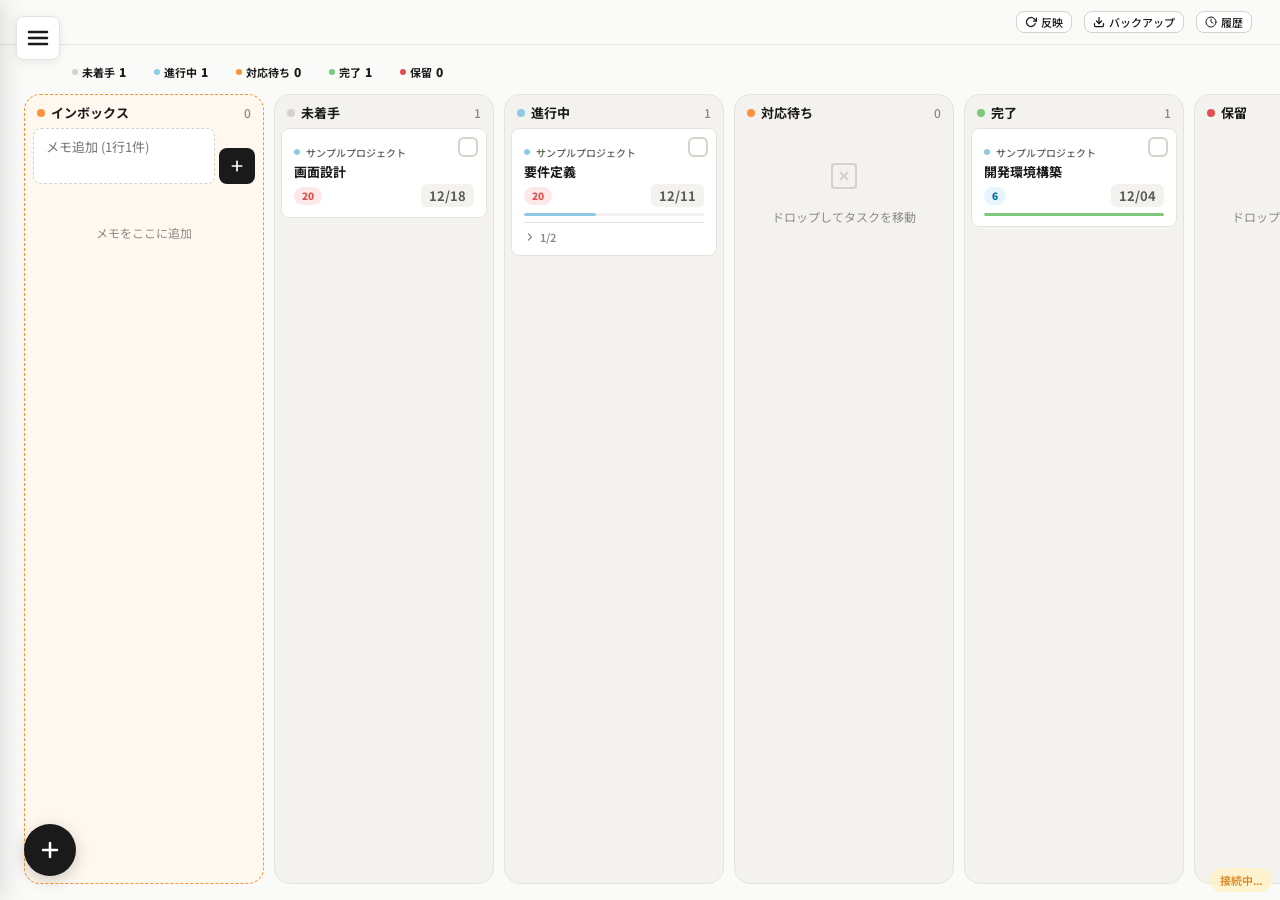
<file: index.html>
<!DOCTYPE html>
<html lang="ja">
<head>
  <meta charset="UTF-8">
  <meta name="viewport" content="width=device-width, initial-scale=1.0">
  <title>TaskFlow</title>
  <link rel="manifest" href="manifest.webmanifest">
  <meta name="theme-color" content="#1a1a1a">
  <meta name="apple-mobile-web-app-capable" content="yes">
  <meta name="apple-mobile-web-app-status-bar-style" content="black-translucent">
  <link rel="apple-touch-icon" href="icons/icon128.png">
  <link rel="preconnect" href="https://fonts.googleapis.com">
  <link rel="preconnect" href="https://fonts.gstatic.com" crossorigin>
  <link href="https://fonts.googleapis.com/css2?family=Noto+Sans+JP:wght@100;300;400;500;700;900&family=Bricolage+Grotesque:wght@800;900&display=swap" rel="stylesheet">
  <link rel="stylesheet" href="styles.css">
</head>
<body>
  <div id="app">
    <!-- Hamburger Toggle -->
    <button id="hamburgerBtn" class="hamburger-btn" aria-label="メニュー切替">
      <svg width="24" height="24" viewBox="0 0 24 24" fill="none" stroke="currentColor" stroke-width="2.5" stroke-linecap="round"><line x1="3" y1="6" x2="21" y2="6"/><line x1="3" y1="12" x2="21" y2="12"/><line x1="3" y1="18" x2="21" y2="18"/></svg>
    </button>
    <div id="sidebarOverlay" class="sidebar-overlay"></div>

    <!-- Sidebar -->
    <aside id="sidebar">
      <div class="sidebar-header">
        <h1 class="logo">Task<span class="logo-accent">Flow</span></h1>
      </div>

      <nav class="sidebar-nav">
        <button class="nav-btn active" data-view="kanban">
          <svg width="20" height="20" viewBox="0 0 24 24" fill="none" stroke="currentColor" stroke-width="2" stroke-linecap="round"><rect x="3" y="3" width="5" height="18" rx="1"/><rect x="10" y="3" width="5" height="12" rx="1"/><rect x="17" y="3" width="5" height="15" rx="1"/></svg>
          カンバン
        </button>
        <button class="nav-btn" data-view="list">
          <svg width="20" height="20" viewBox="0 0 24 24" fill="none" stroke="currentColor" stroke-width="2" stroke-linecap="round"><line x1="8" y1="6" x2="21" y2="6"/><line x1="8" y1="12" x2="21" y2="12"/><line x1="8" y1="18" x2="21" y2="18"/><circle cx="4" cy="6" r="1" fill="currentColor"/><circle cx="4" cy="12" r="1" fill="currentColor"/><circle cx="4" cy="18" r="1" fill="currentColor"/></svg>
          リスト
        </button>
        <button class="nav-btn" data-view="gantt">
          <svg width="20" height="20" viewBox="0 0 24 24" fill="none" stroke="currentColor" stroke-width="2" stroke-linecap="round"><rect x="3" y="4" width="12" height="3" rx="1"/><rect x="7" y="10" width="14" height="3" rx="1"/><rect x="5" y="16" width="8" height="3" rx="1"/><line x1="3" y1="2" x2="3" y2="22"/></svg>
          ガント
        </button>
        <button class="nav-btn" data-view="calendar">
          <svg width="20" height="20" viewBox="0 0 24 24" fill="none" stroke="currentColor" stroke-width="2" stroke-linecap="round"><rect x="3" y="4" width="18" height="18" rx="2"/><line x1="16" y1="2" x2="16" y2="6"/><line x1="8" y1="2" x2="8" y2="6"/><line x1="3" y1="10" x2="21" y2="10"/><rect x="7" y="14" width="3" height="3" rx="0.5"/></svg>
          カレンダー
        </button>
        <button class="nav-btn" data-view="projectBoard">
          <svg width="20" height="20" viewBox="0 0 24 24" fill="none" stroke="currentColor" stroke-width="2" stroke-linecap="round"><rect x="3" y="3" width="18" height="4" rx="1"/><rect x="3" y="10" width="18" height="4" rx="1"/><rect x="3" y="17" width="18" height="4" rx="1"/></svg>
          プロジェクト
        </button>
        <button class="nav-btn" data-view="dashboard">
          <svg width="20" height="20" viewBox="0 0 24 24" fill="none" stroke="currentColor" stroke-width="2" stroke-linecap="round"><rect x="3" y="3" width="8" height="8" rx="1"/><rect x="13" y="3" width="8" height="4" rx="1"/><rect x="13" y="9" width="8" height="2" rx="1"/><rect x="3" y="13" width="8" height="4" rx="1"/><rect x="3" y="19" width="8" height="2" rx="1"/><rect x="13" y="13" width="8" height="8" rx="1"/></svg>
          ダッシュボード
        </button>
      </nav>

      <div class="sidebar-section">
        <div class="section-header">
          <span class="section-title">プロジェクト</span>
          <button class="btn-icon" id="addProjectBtn" title="プロジェクト追加">
            <svg width="18" height="18" viewBox="0 0 24 24" fill="none" stroke="currentColor" stroke-width="2.5" stroke-linecap="round"><line x1="12" y1="5" x2="12" y2="19"/><line x1="5" y1="12" x2="19" y2="12"/></svg>
          </button>
        </div>
        <ul id="projectList" class="project-list"></ul>
      </div>

      <div class="sidebar-section sidebar-inbox">
        <div class="section-header">
          <span class="section-title">インボックス</span>
          <span class="inbox-count" id="inboxCount">0</span>
        </div>
        <div class="inbox-input-row">
          <textarea id="inboxInput" class="inbox-input" rows="2" placeholder="メモを追加 (1行1件)"></textarea>
          <button class="inbox-send-btn" id="inboxSendBtn" title="追加">
            <svg width="16" height="16" viewBox="0 0 24 24" fill="none" stroke="currentColor" stroke-width="2.5" stroke-linecap="round"><line x1="12" y1="5" x2="12" y2="19"/><line x1="5" y1="12" x2="19" y2="12"/></svg>
          </button>
        </div>
        <ul id="inboxList" class="inbox-list"></ul>
      </div>

      <div class="sidebar-section sidebar-filters">
        <div class="section-title">フィルタ</div>
        <div class="filter-group">
          <label>優先スコア</label>
          <select id="filterPriority">
            <option value="all">すべて</option>
            <option value="high">高 (15-25)</option>
            <option value="mid">中 (8-14)</option>
            <option value="low">低 (1-7)</option>
          </select>
        </div>
      </div>

    </aside>

    <!-- Main Content -->
    <main id="mainContent">
      <!-- Global Top Bar -->
      <div id="globalTopBar" class="global-top-bar">
        <div class="global-alert" id="noDateAlert" hidden>
          <svg width="16" height="16" viewBox="0 0 24 24" fill="none" stroke="currentColor" stroke-width="2.5" stroke-linecap="round"><circle cx="12" cy="12" r="10"/><line x1="12" y1="8" x2="12" y2="12"/><line x1="12" y1="16" x2="12.01" y2="16"/></svg>
          <span id="noDateAlertText"></span>
        </div>
        <div class="global-top-actions">
          <button class="btn-secondary btn-sm" id="syncNowBtn" title="最新データを反映">
            <svg width="12" height="12" viewBox="0 0 24 24" fill="none" stroke="currentColor" stroke-width="2.5" stroke-linecap="round"><polyline points="23 4 23 10 17 10"/><path d="M20.49 15a9 9 0 11-2.12-9.36L23 10"/></svg>
            反映
          </button>
          <button class="btn-secondary btn-sm" id="backupBtn" title="バックアップを保存">
            <svg width="12" height="12" viewBox="0 0 24 24" fill="none" stroke="currentColor" stroke-width="2.5" stroke-linecap="round"><path d="M21 15v4a2 2 0 01-2 2H5a2 2 0 01-2-2v-4"/><polyline points="7 10 12 15 17 10"/><line x1="12" y1="15" x2="12" y2="3"/></svg>
            バックアップ
          </button>
          <button class="btn-calendar" id="syncCalendarBtn" hidden>カレンダーに同期</button>
          <button class="btn-secondary btn-sm" id="syncHistoryBtn" title="反映履歴">
            <svg width="12" height="12" viewBox="0 0 24 24" fill="none" stroke="currentColor" stroke-width="2" stroke-linecap="round"><circle cx="12" cy="12" r="10"/><polyline points="12 6 12 12 16 14"/></svg>
            履歴
          </button>
          <div class="sync-status" id="syncStatus"></div>
        </div>
        <span class="sync-device-status" id="syncStatusBar" hidden></span>
        <!-- Sync History Panel -->
        <div id="syncHistoryPanel" class="sync-history-panel" hidden>
          <div class="sync-history-header">
            <span class="sync-history-title">反映履歴</span>
            <button class="sync-history-close" id="syncHistoryClose">&times;</button>
          </div>
          <ul class="sync-history-list" id="syncHistoryList"></ul>
        </div>
      </div>

      <!-- Kanban View -->
      <div id="kanbanView" class="view active">
        <div class="kanban-project-header" id="kanbanProjectHeader" hidden></div>
        <div class="view-header">
          <div class="status-summary" id="statusSummary"></div>
          <button class="btn-danger" id="deleteSelectedBtn" hidden>
            <svg width="16" height="16" viewBox="0 0 24 24" fill="none" stroke="currentColor" stroke-width="2.5" stroke-linecap="round"><polyline points="3 6 5 6 21 6"/><path d="M19 6l-1 14a2 2 0 01-2 2H8a2 2 0 01-2-2L5 6"/></svg>
            <span id="deleteSelectedCount">0</span>件削除
          </button>
        </div>
        <div class="kanban-board" id="kanbanBoard"></div>
        <div class="kanban-trash" id="kanbanTrash">
          <svg width="24" height="24" viewBox="0 0 24 24" fill="none" stroke="currentColor" stroke-width="2" stroke-linecap="round"><polyline points="3 6 5 6 21 6"/><path d="M19 6l-1 14a2 2 0 01-2 2H8a2 2 0 01-2-2L5 6"/></svg>
          ここにドロップで削除
        </div>
      </div>

      <!-- List View -->
      <div id="listView" class="view">
        <div class="view-header">
          <h2 class="view-title">リスト</h2>
          <button class="btn-danger" id="deleteSelectedList" hidden>
            <svg width="16" height="16" viewBox="0 0 24 24" fill="none" stroke="currentColor" stroke-width="2.5" stroke-linecap="round"><polyline points="3 6 5 6 21 6"/><path d="M19 6l-1 14a2 2 0 01-2 2H8a2 2 0 01-2-2L5 6"/></svg>
            <span id="deleteSelectedListCount">0</span>件削除
          </button>
        </div>
        <div id="listContent" class="list-content"></div>
      </div>

      <!-- Gantt View -->
      <div id="ganttView" class="view">
        <div class="view-header">
          <h2 class="view-title">ガントチャート</h2>
          <button class="btn-danger" id="deleteSelectedGantt" hidden>
            <svg width="16" height="16" viewBox="0 0 24 24" fill="none" stroke="currentColor" stroke-width="2.5" stroke-linecap="round"><polyline points="3 6 5 6 21 6"/><path d="M19 6l-1 14a2 2 0 01-2 2H8a2 2 0 01-2-2L5 6"/></svg>
            <span id="deleteSelectedGanttCount">0</span>件削除
          </button>
        </div>
        <div id="ganttContent" class="gantt-content"></div>
      </div>

      <!-- Calendar View -->
      <div id="calendarView" class="view">
        <div class="view-header">
          <h2 class="view-title">カレンダー</h2>
          <div class="calendar-nav">
            <button class="btn-icon" id="calendarPrev" title="前月">
              <svg width="20" height="20" viewBox="0 0 24 24" fill="none" stroke="currentColor" stroke-width="2.5" stroke-linecap="round"><polyline points="15 18 9 12 15 6"/></svg>
            </button>
            <span class="calendar-month-label" id="calendarMonthLabel"></span>
            <button class="btn-icon" id="calendarNext" title="次月">
              <svg width="20" height="20" viewBox="0 0 24 24" fill="none" stroke="currentColor" stroke-width="2.5" stroke-linecap="round"><polyline points="9 6 15 12 9 18"/></svg>
            </button>
            <button class="btn-secondary btn-sm" id="calendarToday">今日</button>
          </div>
        </div>
        <div id="calendarContent" class="calendar-content"></div>
      </div>

      <!-- Project Board View -->
      <div id="projectBoardView" class="view">
        <div class="view-header">
          <h2 class="view-title">プロジェクトボード</h2>
        </div>
        <div id="projectBoardContent" class="project-board-content"></div>
      </div>

      <!-- Dashboard View -->
      <div id="dashboardView" class="view">
        <div class="view-header">
          <h2 class="view-title">ダッシュボード</h2>
          <div class="dash-meta" id="dashboardMeta"></div>
        </div>
        <div id="dashboardContent" class="dashboard-content"></div>
      </div>
    </main>
  </div>

  <!-- FAB: Add Task -->
  <button class="fab-add-task" id="fabAddTask" title="タスク追加">
    <svg width="24" height="24" viewBox="0 0 24 24" fill="none" stroke="currentColor" stroke-width="2.5" stroke-linecap="round"><line x1="12" y1="5" x2="12" y2="19"/><line x1="5" y1="12" x2="19" y2="12"/></svg>
  </button>

  <!-- Task Modal -->
  <div id="taskModal" class="modal-overlay">
    <div class="modal" role="dialog" aria-modal="true" aria-labelledby="modalTitle">
      <div class="modal-header">
        <h3 id="modalTitle">タスク追加</h3>
        <button class="btn-icon modal-close" id="modalClose">
          <svg width="20" height="20" viewBox="0 0 24 24" fill="none" stroke="currentColor" stroke-width="2.5" stroke-linecap="round"><line x1="18" y1="6" x2="6" y2="18"/><line x1="6" y1="6" x2="18" y2="18"/></svg>
        </button>
      </div>
      <form id="taskForm">
        <input type="hidden" id="taskId">
        <input type="hidden" id="taskParentId">
        <input type="hidden" id="taskProjectId">
        <input type="hidden" id="taskType" value="task">

        <div class="form-row">
          <div class="form-group form-full">
            <label for="taskName">タスク名 <span class="required">*</span></label>
            <input type="text" id="taskName" required placeholder="タスク名を入力">
          </div>
        </div>

        <div class="form-row">
          <div class="form-group form-full">
            <label for="taskProject">プロジェクト</label>
            <select id="taskProject"></select>
          </div>
        </div>

        <div class="form-row">
          <div class="form-group">
            <label for="taskUrgency">緊急度</label>
            <select id="taskUrgency">
              <option value="1">1 - 低</option>
              <option value="2">2</option>
              <option value="3" selected>3 - 中</option>
              <option value="4">4</option>
              <option value="5">5 - 高</option>
            </select>
          </div>
          <div class="form-group">
            <label for="taskImportance">重要度</label>
            <select id="taskImportance">
              <option value="1">1 - 低</option>
              <option value="2">2</option>
              <option value="3" selected>3 - 中</option>
              <option value="4">4</option>
              <option value="5">5 - 高</option>
            </select>
          </div>
        </div>

        <div class="form-row">
          <div class="form-group">
            <label>優先スコア <span id="priorityScore" class="priority-score">9</span>/25</label>
            <div class="priority-matrix-mini" id="priorityMatrixMini"></div>
          </div>
          <div class="form-group">
            <label for="taskStatus">ステータス</label>
            <select id="taskStatus">
              <option value="未着手">未着手</option>
              <option value="進行中">進行中</option>
              <option value="対応待ち">対応待ち</option>
              <option value="完了">完了</option>
              <option value="保留">保留</option>
            </select>
          </div>
        </div>

        <div class="form-row">
          <div class="form-group">
            <label for="taskStart">開始日</label>
            <input type="date" id="taskStart">
          </div>
          <div class="form-group">
            <label for="taskDue">期限</label>
            <input type="date" id="taskDue">
          </div>
        </div>

        <div class="form-row">
          <div class="form-group form-full">
            <label for="taskEstimate">工数(見積h)</label>
            <input type="number" id="taskEstimate" min="0" step="0.5" placeholder="0">
          </div>
        </div>

        <div class="form-row">
          <div class="form-group form-full">
            <label for="taskRecurrence">繰り返し</label>
            <div class="recurrence-row">
              <select id="taskRecurrence">
                <option value="none">なし</option>
                <option value="daily">毎日</option>
                <option value="weekly">毎週</option>
                <option value="monthly">毎月</option>
                <option value="yearly">毎年</option>
              </select>
              <div class="recurrence-detail" id="recurrenceDetail" hidden>
                <label class="recurrence-interval-label">
                  <input type="number" id="recurrenceInterval" min="1" max="99" value="1" class="recurrence-interval-input">
                  <span id="recurrenceIntervalUnit">日</span>ごと
                </label>
              </div>
            </div>
          </div>
        </div>

        <div class="form-row" id="recurrenceEndRow" hidden>
          <div class="form-group">
            <label for="recurrenceEndType">終了条件</label>
            <select id="recurrenceEndType">
              <option value="count">回数指定</option>
              <option value="date">日付指定</option>
              <option value="never">なし（無期限）</option>
            </select>
          </div>
          <div class="form-group">
            <div id="recurrenceEndCount">
              <label for="recurrenceCount">回数</label>
              <input type="number" id="recurrenceCount" min="2" max="365" value="5">
            </div>
            <div id="recurrenceEndDate" hidden>
              <label for="recurrenceUntil">終了日</label>
              <input type="date" id="recurrenceUntil">
            </div>
          </div>
        </div>

        <div class="form-row">
          <div class="form-group form-full">
            <label>進捗率: <span id="progressValue">0</span>%</label>
            <div class="progress-buttons" id="progressButtons">
              <button type="button" class="progress-btn active" data-value="0">0%</button>
              <button type="button" class="progress-btn" data-value="20">20%</button>
              <button type="button" class="progress-btn" data-value="50">50%</button>
              <button type="button" class="progress-btn" data-value="80">80%</button>
              <button type="button" class="progress-btn" data-value="100">100%</button>
            </div>
            <input type="range" id="taskProgress" min="0" max="100" step="5" value="0">
          </div>
        </div>

        <div class="form-row">
          <div class="form-group form-full">
            <label for="taskMemo">メモ</label>
            <textarea id="taskMemo" rows="3" placeholder="メモを入力"></textarea>
          </div>
        </div>

        <div class="form-row" id="inboxAddRow">
          <div class="form-group form-full">
            <label for="inboxAddInput">インボックスに追加 <span class="inbox-hint">(1行1件)</span></label>
            <textarea id="inboxAddInput" class="inbox-input" rows="3" placeholder="ここに箇条書きでメモ..."></textarea>
          </div>
        </div>

        <div class="modal-actions">
          <button type="button" class="btn-secondary" id="deleteTaskBtn" hidden>削除</button>
          <button type="button" class="btn-calendar-sm" id="syncTaskBtn" hidden>
            <svg width="14" height="14" viewBox="0 0 24 24" fill="none" stroke="currentColor" stroke-width="2.5" stroke-linecap="round"><rect x="3" y="4" width="18" height="18" rx="2"/><line x1="16" y1="2" x2="16" y2="6"/><line x1="8" y1="2" x2="8" y2="6"/><line x1="3" y1="10" x2="21" y2="10"/></svg>
            カレンダー
          </button>
          <div class="modal-actions-right">
            <button type="button" class="btn-secondary" id="addSubtaskBtn" hidden>サブタスク追加</button>
            <button type="submit" class="btn-primary">保存</button>
          </div>
        </div>
      </form>
    </div>
  </div>

  <!-- Project Modal -->
  <div id="projectModal" class="modal-overlay">
    <div class="modal modal-sm" role="dialog" aria-modal="true" aria-labelledby="projectModalTitle">
      <div class="modal-header">
        <h3 id="projectModalTitle">プロジェクト追加</h3>
        <button class="btn-icon modal-close" id="projectModalClose">
          <svg width="20" height="20" viewBox="0 0 24 24" fill="none" stroke="currentColor" stroke-width="2.5" stroke-linecap="round"><line x1="18" y1="6" x2="6" y2="18"/><line x1="6" y1="6" x2="18" y2="18"/></svg>
        </button>
      </div>
      <form id="projectForm">
        <input type="hidden" id="projectId">
        <div class="form-group">
          <label for="projectName">プロジェクト名 <span class="required">*</span></label>
          <input type="text" id="projectName" required placeholder="プロジェクト名">
        </div>
        <div class="form-group">
          <label for="projectColor">カラー</label>
          <div class="color-picker" id="colorPicker">
            <button type="button" class="color-swatch active" data-color="#f5e642" style="background:#f5e642"></button>
            <button type="button" class="color-swatch" data-color="#7ec87e" style="background:#7ec87e"></button>
            <button type="button" class="color-swatch" data-color="#8ecae6" style="background:#8ecae6"></button>
            <button type="button" class="color-swatch" data-color="#e05050" style="background:#e05050"></button>
            <button type="button" class="color-swatch" data-color="#c084fc" style="background:#c084fc"></button>
            <button type="button" class="color-swatch" data-color="#fb923c" style="background:#fb923c"></button>
            <button type="button" class="color-swatch" data-color="#67e8f9" style="background:#67e8f9"></button>
            <button type="button" class="color-swatch" data-color="#a3a3a3" style="background:#a3a3a3"></button>
          </div>
        </div>
        <div class="form-group">
          <label for="projectDesc">説明</label>
          <textarea id="projectDesc" rows="2" placeholder="プロジェクトの説明"></textarea>
        </div>
        <div class="modal-actions">
          <button type="button" class="btn-danger" id="deleteProjectBtn" hidden>削除</button>
          <button type="submit" class="btn-primary">保存</button>
        </div>
      </form>
    </div>
  </div>

  <!-- Confirm Dialog -->
  <div id="confirmDialog" class="modal-overlay">
    <div class="modal modal-xs">
      <p id="confirmMessage"></p>
      <div class="modal-actions">
        <button class="btn-secondary" id="confirmCancel">キャンセル</button>
        <button class="btn-danger" id="confirmOk">削除</button>
      </div>
    </div>
  </div>

  <script src="firebase-app-compat.js"></script>
  <script src="firebase-database-compat.js"></script>
  <script src="calendar.js"></script>
  <script src="firebase-sync.js"></script>
  <script src="app.js"></script>
  <script>
    if ('serviceWorker' in navigator) {
      navigator.serviceWorker.register('sw.js');
    }
  </script>
</body>
</html>
</file>
<file: styles.css>
/* === CSS Variables === */
:root {
  --bg-primary: #fafaf8;
  --bg-secondary: #f3f2ee;
  --bg-card: #ffffff;
  --bg-hover: #f0efe8;
  --bg-active: #e8e7df;

  --text-primary: #1a1a1a;
  --text-secondary: #5c5c5c;
  --text-tertiary: #8a8a8a;
  --text-inverse: #ffffff;

  --border-light: #e5e4dc;
  --border-medium: #d4d3ca;

  --accent-yellow: #f5e642;
  --accent-green: #7ec87e;
  --accent-blue: #8ecae6;
  --accent-red: #e05050;
  --accent-purple: #c084fc;
  --accent-orange: #fb923c;

  --status-todo: #d4d3ca;
  --status-progress: #8ecae6;
  --status-review: #fb923c;
  --status-done: #7ec87e;
  --status-hold: #e05050;

  --priority-high: #e05050;
  --priority-mid: #fb923c;
  --priority-low: #8ecae6;

  --sidebar-w: 264px;
  --radius-sm: 8px;
  --radius-md: 12px;
  --radius-lg: 16px;

  --font-body: "Noto Sans JP", sans-serif;
  --font-heading: "Bricolage Grotesque", "Noto Sans JP", sans-serif;
}

/* === Reset === */
*, *::before, *::after {
  margin: 0;
  padding: 0;
  box-sizing: border-box;
}

html, body {
  height: 100%;
  font-family: var(--font-body);
  font-size: 14px;
  color: var(--text-primary);
  background: var(--bg-primary);
  -webkit-font-smoothing: antialiased;
}

/* === Layout === */
#app {
  display: flex;
  height: 100vh;
  overflow: hidden;
}

/* === Sidebar === */
#sidebar {
  width: var(--sidebar-w);
  min-width: var(--sidebar-w);
  background: var(--bg-secondary);
  border-right: 1px solid var(--border-light);
  display: flex;
  flex-direction: column;
  overflow-y: auto;
  /* Positioned as drawer — see hamburger section for fixed/transform rules */
}

.sidebar-header {
  padding: 24px 24px 16px;
}

.logo {
  font-family: var(--font-heading);
  font-weight: 900;
  font-size: 28px;
  line-height: 1.1;
  letter-spacing: -0.02em;
  color: var(--text-primary);
}

.logo-accent {
  color: var(--accent-yellow);
  background: linear-gradient(135deg, var(--accent-yellow), var(--accent-orange));
  -webkit-background-clip: text;
  -webkit-text-fill-color: transparent;
  background-clip: text;
}

.sidebar-nav {
  padding: 0 16px 16px;
  display: flex;
  flex-direction: column;
  gap: 8px;
}

.nav-btn {
  display: flex;
  align-items: center;
  gap: 8px;
  padding: 8px 16px;
  border: none;
  background: transparent;
  border-radius: var(--radius-sm);
  cursor: pointer;
  font-family: var(--font-body);
  font-size: 14px;
  font-weight: 500;
  color: var(--text-secondary);
  transition: all 200ms ease-out;
  width: 100%;
  text-align: left;
}

.nav-btn:hover {
  background: var(--bg-hover);
  color: var(--text-primary);
}

.nav-btn:focus-visible {
  outline: 2px solid var(--accent-blue);
  outline-offset: -2px;
}

.nav-btn.active {
  background: var(--bg-card);
  color: var(--text-primary);
  font-weight: 700;
  border: 1px solid var(--border-light);
}

.sidebar-section {
  padding: 8px 16px 16px;
}

.section-header {
  display: flex;
  align-items: center;
  justify-content: space-between;
  padding: 0 8px 8px;
}

.section-title {
  font-size: 11px;
  font-weight: 700;
  text-transform: uppercase;
  letter-spacing: 0.06em;
  color: var(--text-tertiary);
}

/* === Inbox (Quick Memo) === */
.sidebar-inbox {
  border-top: 1px solid var(--border-light);
  padding-top: 16px;
}

.inbox-count {
  font-size: 11px;
  font-weight: 700;
  color: var(--text-tertiary);
  background: var(--bg-active);
  padding: 2px 8px;
  border-radius: 99px;
}

.inbox-input-row {
  padding: 0 8px 8px;
  display: flex;
  gap: 4px;
  align-items: flex-end;
}

.inbox-send-btn {
  width: 36px;
  height: 36px;
  flex-shrink: 0;
  border: none;
  border-radius: var(--radius-sm);
  background: var(--text-primary);
  color: var(--text-inverse);
  cursor: pointer;
  display: flex;
  align-items: center;
  justify-content: center;
  transition: all 200ms ease-out;
}

.inbox-send-btn:hover {
  opacity: 0.85;
}

.inbox-input {
  width: 100%;
  padding: 8px 12px;
  border: 1px dashed var(--border-medium);
  border-radius: var(--radius-sm);
  background: var(--bg-card);
  font-family: var(--font-body);
  font-size: 13px;
  color: var(--text-primary);
  transition: border-color 200ms ease-out;
  resize: vertical;
  min-height: 36px;
}

.inbox-input:focus {
  outline: none;
  border-color: var(--accent-blue);
  border-style: solid;
}

.inbox-input::placeholder {
  color: var(--text-tertiary);
}

.inbox-hint {
  font-weight: 400;
  color: var(--text-tertiary);
}

.inbox-list {
  list-style: none;
  display: flex;
  flex-direction: column;
  gap: 2px;
  padding: 0 4px;
  max-height: 240px;
  overflow-y: auto;
}

.inbox-item {
  display: flex;
  align-items: center;
  gap: 6px;
  padding: 6px 8px;
  border-radius: 6px;
  font-size: 13px;
  color: var(--text-primary);
  cursor: default;
  transition: background 200ms ease-out;
  position: relative;
}

.inbox-item:hover {
  background: var(--bg-hover);
}

.inbox-item-bullet {
  width: 6px;
  height: 6px;
  border-radius: 50%;
  background: var(--accent-orange);
  flex-shrink: 0;
}

.inbox-item-text {
  flex: 1;
  overflow: hidden;
  text-overflow: ellipsis;
  white-space: nowrap;
  font-weight: 400;
}

.inbox-item-actions {
  display: none;
  gap: 2px;
  flex-shrink: 0;
}

.inbox-item:hover .inbox-item-actions {
  display: flex;
}

.inbox-action-btn {
  display: flex;
  align-items: center;
  justify-content: center;
  width: 24px;
  height: 24px;
  border: none;
  background: transparent;
  border-radius: 4px;
  cursor: pointer;
  color: var(--text-tertiary);
  transition: all 150ms ease-out;
}

.inbox-action-btn:hover {
  background: var(--bg-active);
  color: var(--text-primary);
}

.inbox-action-btn.assign-btn:hover {
  color: var(--accent-green);
}

.inbox-action-btn.delete-btn:hover {
  color: var(--accent-red);
}

/* Kanban Inbox Column */
.kanban-inbox-column {
  min-width: 240px;
  width: 240px;
  flex-shrink: 0;
  display: flex;
  flex-direction: column;
  background: #fff8ee;
  border-radius: var(--radius-lg);
  border: 1px dashed var(--accent-orange);
  overflow: hidden;
}

.kanban-inbox-column .kanban-column-header {
  display: flex;
  align-items: center;
  gap: 6px;
  padding: 8px 12px 6px;
  flex-shrink: 0;
}

.kanban-inbox-body {
  padding: 0 8px 8px;
  overflow-y: auto;
  flex: 1;
  display: flex;
  flex-direction: column;
  gap: 4px;
  min-height: 80px;
}

.kanban-inbox-card {
  background: var(--bg-card);
  border: 1px solid var(--border-light);
  border-radius: var(--radius-sm);
  padding: 10px 12px;
  display: flex;
  align-items: flex-start;
  gap: 8px;
  transition: all 200ms ease-out;
}

.kanban-inbox-card:hover {
  border-color: var(--border-medium);
  transform: translateY(-1px);
}

.kanban-inbox-card .inbox-item-bullet {
  margin-top: 5px;
}

.kanban-inbox-card-text {
  flex: 1;
  font-size: 13px;
  line-height: 1.5;
  word-break: break-word;
}

.kanban-inbox-card-actions {
  display: none;
  gap: 2px;
  flex-shrink: 0;
}

.kanban-inbox-card:hover .kanban-inbox-card-actions {
  display: flex;
}

.kanban-inbox-input-row {
  display: flex;
  gap: 4px;
  align-items: flex-end;
  padding: 0 8px 8px;
}

.kanban-inbox-input {
  flex: 1;
  padding: 8px 12px;
  border: 1px dashed var(--border-medium);
  border-radius: var(--radius-sm);
  background: var(--bg-card);
  font-family: var(--font-body);
  font-size: 13px;
  color: var(--text-primary);
  resize: none;
  min-height: 36px;
}

.kanban-inbox-input:focus {
  outline: none;
  border-color: var(--accent-blue);
  border-style: solid;
}

.sidebar-filters {
  margin-top: auto;
  padding-bottom: 24px;
  border-top: 1px solid var(--border-light);
  padding-top: 16px;
}

.sidebar-filters .section-title {
  padding: 0 8px 12px;
}

.filter-group {
  padding: 0 8px;
  margin-bottom: 8px;
}

.filter-group label {
  display: block;
  font-size: 12px;
  color: var(--text-tertiary);
  margin-bottom: 4px;
}

.filter-group select {
  width: 100%;
  padding: 8px;
  border: 1px solid var(--border-light);
  border-radius: var(--radius-sm);
  background: var(--bg-card);
  font-family: var(--font-body);
  font-size: 13px;
  color: var(--text-primary);
  cursor: pointer;
}

.filter-group select:focus-visible {
  outline: 2px solid var(--accent-blue);
  outline-offset: -2px;
}

/* Project List */
.project-list {
  list-style: none;
  display: flex;
  flex-direction: column;
  gap: 8px;
}

.project-item {
  display: flex;
  align-items: center;
  gap: 8px;
  padding: 8px 16px;
  border-radius: var(--radius-sm);
  cursor: pointer;
  transition: background 200ms ease-out;
  font-size: 13px;
  font-weight: 500;
  color: var(--text-primary);
}

.project-item:hover {
  background: var(--bg-hover);
}

.project-item.active {
  background: var(--bg-card);
  border: 1px solid var(--border-light);
}

.project-dot {
  width: 10px;
  height: 10px;
  border-radius: 50%;
  flex-shrink: 0;
}

.project-item-name {
  flex: 1;
  overflow: hidden;
  text-overflow: ellipsis;
  white-space: nowrap;
}

.project-count {
  font-size: 11px;
  color: var(--text-tertiary);
  background: var(--bg-active);
  padding: 4px 8px;
  border-radius: 99px;
}

/* === Buttons === */
.btn-icon {
  display: flex;
  align-items: center;
  justify-content: center;
  width: 32px;
  height: 32px;
  border: none;
  background: transparent;
  border-radius: var(--radius-sm);
  cursor: pointer;
  color: var(--text-secondary);
  transition: all 200ms ease-out;
}

.btn-icon:hover {
  background: var(--bg-hover);
  color: var(--text-primary);
}

.btn-icon:focus-visible {
  outline: 2px solid var(--accent-blue);
  outline-offset: -2px;
}

.btn-primary {
  display: inline-flex;
  align-items: center;
  gap: 8px;
  padding: 8px 20px;
  border: none;
  border-radius: var(--radius-sm);
  background: var(--text-primary);
  color: var(--text-inverse);
  font-family: var(--font-body);
  font-size: 13px;
  font-weight: 700;
  cursor: pointer;
  transition: all 200ms ease-out;
}

.btn-primary:hover {
  opacity: 0.85;
  transform: translateY(-1px);
}

.btn-primary:active {
  transform: translateY(0);
}

.btn-primary:focus-visible {
  outline: 2px solid var(--accent-blue);
  outline-offset: 2px;
}

.btn-secondary {
  display: inline-flex;
  align-items: center;
  gap: 8px;
  padding: 8px 20px;
  border: 1px solid var(--border-medium);
  border-radius: var(--radius-sm);
  background: var(--bg-card);
  color: var(--text-primary);
  font-family: var(--font-body);
  font-size: 13px;
  font-weight: 500;
  cursor: pointer;
  transition: all 200ms ease-out;
}

.btn-secondary:hover {
  background: var(--bg-hover);
}

.btn-secondary:focus-visible {
  outline: 2px solid var(--accent-blue);
  outline-offset: 2px;
}

.btn-danger {
  display: inline-flex;
  align-items: center;
  gap: 8px;
  padding: 8px 20px;
  border: none;
  border-radius: var(--radius-sm);
  background: var(--accent-red);
  color: var(--text-inverse);
  font-family: var(--font-body);
  font-size: 13px;
  font-weight: 700;
  cursor: pointer;
  transition: all 200ms ease-out;
}

.btn-danger:hover {
  opacity: 0.85;
}

.btn-danger:focus-visible {
  outline: 2px solid var(--accent-red);
  outline-offset: 2px;
}

/* === Global Top Bar === */
.global-top-bar {
  display: flex;
  align-items: center;
  gap: 8px;
  padding: 4px 24px;
  border-bottom: 1px solid var(--border-light);
  flex-shrink: 0;
  background: var(--bg-primary);
}

.global-alert {
  display: inline-flex;
  align-items: center;
  gap: 6px;
  padding: 3px 10px;
  border-radius: 99px;
  background: #fef3e2;
  color: #b45309;
  font-size: 11px;
  font-weight: 600;
}

.global-alert svg {
  flex-shrink: 0;
}

.global-top-actions {
  display: flex;
  align-items: center;
  gap: 12px;
  margin-left: auto;
}

.import-label {
  cursor: pointer;
}

.sync-device-status {
  font-size: 12px;
  font-weight: 600;
  color: var(--accent-green);
  padding: 4px 12px;
  background: #dcfce7;
  border-radius: 99px;
  animation: fadeIn 300ms ease-out;
}

/* === Project Board View === */
.project-board-content {
  padding: 0 24px 24px;
  overflow-y: auto;
}

.pb-project {
  margin-bottom: 24px;
  border: 1px solid var(--border-light);
  border-radius: var(--radius-md);
  background: var(--bg-card);
  overflow: hidden;
}

.pb-project-header {
  display: flex;
  align-items: center;
  gap: 10px;
  padding: 14px 20px;
  background: var(--bg-secondary);
  border-bottom: 1px solid var(--border-light);
}

.pb-project-dot {
  width: 12px;
  height: 12px;
  border-radius: 4px;
  flex-shrink: 0;
}

.pb-project-name {
  font-weight: 800;
  font-size: 15px;
  color: var(--text-primary);
}

.pb-project-pct {
  font-size: 13px;
  font-weight: 600;
  color: var(--text-secondary);
  margin-left: 8px;
}

.pb-project-bar {
  flex: 1;
  max-width: 160px;
  height: 6px;
  background: var(--bg-active);
  border-radius: 3px;
  overflow: hidden;
}

.pb-project-bar-fill {
  height: 100%;
  border-radius: 3px;
  transition: width 300ms ease;
}

.pb-status-row {
  display: grid;
  grid-template-columns: repeat(5, 1fr);
  gap: 1px;
  background: var(--border-light);
}

.pb-status-col {
  background: var(--bg-primary);
  padding: 10px;
  min-height: 80px;
}

.pb-status-label {
  display: flex;
  align-items: center;
  gap: 6px;
  font-size: 11px;
  font-weight: 700;
  color: var(--text-tertiary);
  text-transform: uppercase;
  margin-bottom: 8px;
}

.pb-status-dot {
  width: 8px;
  height: 8px;
  border-radius: 50%;
  flex-shrink: 0;
}

.pb-status-count {
  font-weight: 600;
  opacity: 0.7;
}

.pb-card {
  padding: 8px 10px;
  background: var(--bg-card);
  border: 1px solid var(--border-light);
  border-radius: var(--radius-sm);
  margin-bottom: 6px;
  cursor: pointer;
  transition: all 150ms ease;
}

.pb-card:hover {
  border-color: var(--accent-blue);
  box-shadow: 0 2px 8px rgba(0,0,0,0.06);
}

.pb-card-name {
  font-size: 13px;
  font-weight: 500;
  color: var(--text-primary);
  line-height: 1.3;
}

.pb-card-meta {
  display: flex;
  align-items: center;
  gap: 8px;
  margin-top: 4px;
}

.pb-card-priority {
  font-size: 11px;
  font-weight: 700;
  padding: 1px 6px;
  border-radius: 4px;
}

.pb-priority-high { background: #fee2e2; color: #dc2626; }
.pb-priority-mid { background: #fef3c7; color: #d97706; }
.pb-priority-low { background: #dbeafe; color: #3b82f6; }

.pb-card-due {
  font-size: 11px;
  color: var(--text-tertiary);
}

.pb-card-due.overdue {
  color: var(--accent-red);
  font-weight: 600;
}

.pb-empty {
  font-size: 12px;
  color: var(--text-tertiary);
  text-align: center;
  padding: 12px;
}

@media (max-width: 768px) {
  .pb-status-row {
    grid-template-columns: 1fr 1fr;
  }
  .pb-status-col:last-child {
    grid-column: span 2;
  }
}

@media (max-width: 480px) {
  .pb-status-row {
    grid-template-columns: 1fr;
  }
  .pb-status-col:last-child {
    grid-column: span 1;
  }
}

/* === Kanban Project Header === */
.kanban-project-header {
  display: flex;
  align-items: center;
  gap: 10px;
  padding: 16px 24px 8px;
  flex-wrap: wrap;
}
.kanban-project-dot {
  width: 14px;
  height: 14px;
  border-radius: 4px;
  flex-shrink: 0;
}
.kanban-project-name {
  font-size: 18px;
  font-weight: 800;
  color: var(--text-primary);
}
.kanban-project-desc {
  font-size: 13px;
  color: var(--text-tertiary);
}
.kanban-project-pct {
  margin-left: auto;
  font-size: 13px;
  font-weight: 600;
  color: var(--text-secondary);
  background: var(--bg-secondary);
  padding: 4px 12px;
  border-radius: 99px;
}

/* === Sync History Panel === */
.sync-history-panel {
  position: absolute;
  top: 100%;
  right: 8px;
  z-index: 1000;
  width: 340px;
  max-height: 400px;
  background: var(--bg-primary, #fff);
  border: 1px solid var(--border-color, #e5e7eb);
  border-radius: 12px;
  box-shadow: 0 8px 24px rgba(0,0,0,.12);
  overflow: hidden;
  animation: fadeIn 200ms ease-out;
}
.global-top-bar { position: relative; }
.sync-history-header {
  display: flex;
  align-items: center;
  justify-content: space-between;
  padding: 12px 16px;
  border-bottom: 1px solid var(--border-color, #e5e7eb);
}
.sync-history-title {
  font-size: 13px;
  font-weight: 700;
  color: var(--text-primary, #111);
}
.sync-history-close {
  background: none;
  border: none;
  font-size: 18px;
  cursor: pointer;
  color: var(--text-tertiary, #999);
  line-height: 1;
  padding: 2px 6px;
  border-radius: 6px;
}
.sync-history-close:hover { background: var(--bg-secondary, #f3f4f6); }
.sync-history-list {
  list-style: none;
  margin: 0;
  padding: 0;
  max-height: 340px;
  overflow-y: auto;
}
.sync-history-list:empty::after {
  content: "履歴はありません";
  display: block;
  padding: 24px;
  text-align: center;
  color: var(--text-tertiary, #999);
  font-size: 13px;
}
.sync-history-item {
  display: flex;
  align-items: flex-start;
  gap: 10px;
  padding: 10px 16px;
  border-bottom: 1px solid var(--border-color, #f0f0f0);
  font-size: 12px;
}
.sync-history-item:last-child { border-bottom: none; }
.sync-history-icon {
  flex-shrink: 0;
  width: 24px;
  height: 24px;
  border-radius: 50%;
  display: flex;
  align-items: center;
  justify-content: center;
  font-size: 12px;
  margin-top: 1px;
}
.sync-history-icon.pull { background: #dbeafe; color: #2563eb; }
.sync-history-icon.push { background: #dcfce7; color: #16a34a; }
.sync-history-icon.auto { background: #fef3c7; color: #d97706; }
.sync-history-icon.error { background: #fee2e2; color: #dc2626; }
.sync-history-icon.info { background: #f3f4f6; color: #6b7280; }
.sync-history-body { flex: 1; min-width: 0; }
.sync-history-msg {
  color: var(--text-primary, #111);
  font-weight: 500;
  line-height: 1.4;
}
.sync-history-time {
  color: var(--text-tertiary, #999);
  font-size: 11px;
  margin-top: 2px;
}
.sync-history-device {
  color: var(--text-tertiary, #aaa);
  font-size: 10px;
}

/* === FAB (Add Task) === */
.fab-add-task {
  position: fixed;
  bottom: 24px;
  left: 24px;
  z-index: 900;
  width: 52px;
  height: 52px;
  border: none;
  border-radius: 50%;
  background: var(--text-primary);
  color: var(--text-inverse);
  cursor: pointer;
  display: flex;
  align-items: center;
  justify-content: center;
  box-shadow: 0 4px 16px rgba(0,0,0,0.2);
  transition: all 200ms ease-out;
}

.fab-add-task:hover {
  transform: scale(1.1);
  box-shadow: 0 6px 24px rgba(0,0,0,0.25);
}

.fab-add-task:active {
  transform: scale(0.95);
}

/* === Status Summary (Kanban header) === */
.status-summary {
  display: flex;
  align-items: center;
  gap: 12px;
  flex-wrap: wrap;
}

.status-chip {
  display: inline-flex;
  align-items: center;
  gap: 4px;
  padding: 2px 8px;
  border-radius: 99px;
  font-size: 11px;
  font-weight: 700;
}

.status-chip-dot {
  width: 6px;
  height: 6px;
  border-radius: 50%;
}

.status-chip-count {
  font-size: 12px;
  font-weight: 900;
}

/* === Main Content === */
#mainContent {
  flex: 1;
  overflow: hidden;
  display: flex;
  flex-direction: column;
}

.view {
  display: none;
  flex: 1;
  overflow: hidden;
  flex-direction: column;
}

.view.active {
  display: flex;
}

.view-header {
  display: flex;
  align-items: center;
  gap: 10px;
  padding: 8px 24px;
  flex-shrink: 0;
}

.view-title {
  font-family: var(--font-heading);
  font-weight: 900;
  font-size: 22px;
  line-height: 1.1;
  letter-spacing: -0.02em;
  margin-right: auto;
}

/* === Kanban === */
.kanban-board {
  display: flex;
  gap: 10px;
  padding: 0 24px 16px;
  overflow-x: auto;
  overflow-y: hidden;
  flex: 1;
}

.kanban-column {
  min-width: 220px;
  width: 220px;
  flex-shrink: 0;
  display: flex;
  flex-direction: column;
  background: var(--bg-secondary);
  border-radius: var(--radius-lg);
  border: 1px solid var(--border-light);
  overflow: hidden;
}

.kanban-column-header {
  display: flex;
  align-items: center;
  gap: 6px;
  padding: 8px 12px 6px;
  flex-shrink: 0;
}

.kanban-column-dot {
  width: 8px;
  height: 8px;
  border-radius: 50%;
}

.kanban-column-title {
  font-size: 13px;
  font-weight: 700;
  flex: 1;
}

.kanban-column-count {
  font-size: 12px;
  color: var(--text-tertiary);
  font-weight: 500;
}

.kanban-column-body {
  padding: 0 6px 6px;
  overflow-y: auto;
  flex: 1;
  display: flex;
  flex-direction: column;
  gap: 4px;
  min-height: 80px;
}

.kanban-column-body.drag-over {
  background: var(--bg-hover);
  border-radius: var(--radius-md);
}

/* Kanban Cards */
.kanban-card {
  background: var(--bg-card);
  border: 1px solid var(--border-light);
  border-radius: var(--radius-sm);
  padding: 10px 12px;
  cursor: grab;
  transition: all 200ms ease-out;
  position: relative;
}

.kanban-card:hover {
  border-color: var(--border-medium);
  transform: translateY(-2px);
}

.kanban-card:active {
  cursor: grabbing;
}

.kanban-card.dragging {
  opacity: 0.5;
  transform: rotate(2deg);
}

.card-project-tag {
  display: inline-flex;
  align-items: center;
  gap: 6px;
  font-size: 10px;
  font-weight: 500;
  color: var(--text-secondary);
  margin-bottom: 4px;
}

.card-project-dot {
  width: 6px;
  height: 6px;
  border-radius: 50%;
}

.card-title {
  font-size: 13px;
  font-weight: 700;
  margin-bottom: 4px;
  line-height: 1.3;
}

.card-meta {
  display: flex;
  align-items: center;
  gap: 8px;
  flex-wrap: wrap;
}

.card-badge {
  font-size: 11px;
  font-weight: 500;
  padding: 4px 8px;
  border-radius: 99px;
  line-height: 1.4;
}

.card-badge.priority-high {
  background: #fde8e8;
  color: var(--priority-high);
}

.card-badge.priority-mid {
  background: #fef3e2;
  color: #b45309;
}

.card-badge.priority-low {
  background: #e8f4fd;
  color: #0369a1;
}

.card-assignee {
  font-size: 11px;
  color: var(--text-tertiary);
}

.card-due {
  font-size: 13px;
  font-weight: 700;
  color: var(--text-secondary);
  margin-left: auto;
  background: var(--bg-secondary);
  padding: 2px 8px;
  border-radius: 6px;
}

.card-due.overdue {
  color: var(--text-inverse);
  background: var(--accent-red);
  font-weight: 900;
}

.card-progress-bar {
  height: 3px;
  background: var(--bg-secondary);
  border-radius: 2px;
  margin-top: 6px;
  overflow: hidden;
}

.card-progress-fill {
  height: 100%;
  border-radius: 2px;
  transition: width 300ms ease-out;
}

.card-subtasks-toggle {
  display: flex;
  align-items: center;
  gap: 4px;
  margin-top: 6px;
  padding-top: 6px;
  border-top: 1px solid var(--border-light);
  font-size: 11px;
  font-weight: 600;
  color: var(--text-tertiary);
  cursor: pointer;
  user-select: none;
}

.card-subtasks-toggle:hover {
  color: var(--text-secondary);
}

.card-subtasks-chevron {
  transition: transform 200ms ease-out;
}

.card-subtasks-chevron-open {
  transform: rotate(90deg);
}

.card-subtasks {
  margin-top: 4px;
}

.card-subtasks-collapsed {
  display: none;
}

.card-subtask {
  display: flex;
  align-items: center;
  gap: 8px;
  font-size: 12px;
  color: var(--text-secondary);
  padding: 4px 0;
}

.card-subtask-check {
  width: 14px;
  height: 14px;
  border: 1.5px solid var(--border-medium);
  border-radius: 4px;
  flex-shrink: 0;
  cursor: pointer;
  display: flex;
  align-items: center;
  justify-content: center;
  transition: all 200ms ease-out;
}

.card-subtask-check:hover {
  border-color: var(--accent-green);
}

.card-subtask-check.done {
  background: var(--accent-green);
  border-color: var(--accent-green);
}

.card-subtask-check.done::after {
  content: "✓";
  font-size: 10px;
  color: white;
  font-weight: 900;
}

.card-subtask-name.done {
  text-decoration: line-through;
  color: var(--text-tertiary);
}

/* === List View === */
.list-content {
  padding: 0 32px 32px;
  overflow-y: auto;
  flex: 1;
}

.list-project-group {
  margin-bottom: 24px;
}

.list-project-header {
  display: flex;
  align-items: center;
  gap: 12px;
  padding: 12px 16px;
  background: var(--bg-secondary);
  border-radius: var(--radius-md);
  margin-bottom: 8px;
  cursor: pointer;
  transition: background 200ms ease-out;
  border: 1px solid var(--border-light);
}

.list-project-header:hover {
  background: var(--bg-hover);
}

.list-project-chevron {
  transition: transform 200ms ease-out;
  color: var(--text-tertiary);
}

.list-project-chevron.collapsed {
  transform: rotate(-90deg);
}

.list-project-name {
  font-weight: 700;
  font-size: 15px;
  flex: 1;
}

.list-project-progress {
  width: 120px;
  height: 6px;
  background: var(--bg-active);
  border-radius: 3px;
  overflow: hidden;
}

.list-project-progress-fill {
  height: 100%;
  border-radius: 3px;
  background: var(--accent-green);
  transition: width 300ms ease-out;
}

.list-project-pct {
  font-size: 12px;
  font-weight: 700;
  color: var(--text-secondary);
  min-width: 40px;
  text-align: right;
}

.list-tasks {
  padding-left: 8px;
}

/* .list-task-row grid is defined in the responsive section below */

.list-task-row:hover {
  background: var(--bg-hover);
}

.list-task-row:focus-visible {
  outline: 2px solid var(--accent-blue);
  outline-offset: -2px;
}

.list-task-check {
  width: 20px;
  height: 20px;
  border: 2px solid var(--border-medium);
  border-radius: 6px;
  cursor: pointer;
  display: flex;
  align-items: center;
  justify-content: center;
  transition: all 200ms ease-out;
  flex-shrink: 0;
}

.list-task-check:hover {
  border-color: var(--accent-green);
}

.list-task-check.done {
  background: var(--accent-green);
  border-color: var(--accent-green);
}

.list-task-check.done::after {
  content: "✓";
  font-size: 12px;
  color: white;
  font-weight: 900;
}

.list-task-name {
  font-weight: 500;
  font-size: 14px;
  overflow: hidden;
  text-overflow: ellipsis;
  white-space: nowrap;
}

.list-task-name.done {
  text-decoration: line-through;
  color: var(--text-tertiary);
}

.list-task-status {
  font-size: 11px;
  font-weight: 700;
  padding: 4px 8px;
  border-radius: 99px;
  text-align: center;
  white-space: nowrap;
}

.list-task-priority {
  font-size: 11px;
  font-weight: 500;
  text-align: center;
}

.list-task-assignee {
  font-size: 12px;
  color: var(--text-secondary);
  overflow: hidden;
  text-overflow: ellipsis;
  white-space: nowrap;
}

.list-task-due {
  font-size: 12px;
  color: var(--text-secondary);
  text-align: center;
}

.list-task-due.overdue {
  color: var(--accent-red);
  font-weight: 700;
}

.list-task-progress-cell {
  display: flex;
  align-items: center;
  gap: 8px;
  font-size: 11px;
  color: var(--text-tertiary);
}

.list-task-mini-bar {
  width: 32px;
  height: 4px;
  background: var(--bg-active);
  border-radius: 2px;
  overflow: hidden;
}

.list-task-mini-fill {
  height: 100%;
  border-radius: 2px;
}

/* List select checkbox */
.list-select-check {
  width: 16px;
  height: 16px;
  border: 2px solid var(--border-medium);
  border-radius: 4px;
  cursor: pointer;
  display: flex;
  align-items: center;
  justify-content: center;
  transition: all 200ms ease-out;
  flex-shrink: 0;
}

.list-select-check:hover {
  border-color: var(--accent-red);
}

.list-select-check.checked {
  background: var(--accent-red);
  border-color: var(--accent-red);
}

.list-select-check.checked::after {
  content: "✓";
  font-size: 10px;
  color: white;
  font-weight: 900;
}

/* Subtask rows */
.list-subtask-row {
  display: grid;
  grid-template-columns: 24px 32px 1fr 80px 80px 96px 56px;
  align-items: center;
  gap: 8px;
  padding: 8px 16px 8px 48px;
  cursor: pointer;
  transition: background 200ms ease-out;
  border-bottom: 1px solid transparent;
}

.list-subtask-row:hover {
  background: var(--bg-hover);
}

.list-subtask-row .list-task-name {
  font-size: 13px;
  font-weight: 400;
  color: var(--text-secondary);
}

/* === Dashboard === */
.dashboard-content {
  padding: 0 32px 32px;
  overflow-y: auto;
  flex: 1;
  display: grid;
  grid-template-columns: 1fr 1fr;
  grid-template-rows: auto auto 1fr;
  gap: 24px;
  align-content: start;
}

.dash-card {
  background: var(--bg-card);
  border: 1px solid var(--border-light);
  border-radius: var(--radius-lg);
  padding: 24px;
}

.dash-card-full {
  grid-column: 1 / -1;
}

.dash-card-title {
  font-family: var(--font-heading);
  font-weight: 800;
  font-size: 18px;
  margin-bottom: 16px;
  letter-spacing: -0.01em;
}

/* Dashboard header meta */
.dash-meta {
  display: flex;
  align-items: baseline;
  gap: 24px;
}

.dash-meta-date {
  font-family: var(--font-heading);
  font-weight: 800;
  font-size: 18px;
  color: var(--text-secondary);
  letter-spacing: -0.01em;
}

.dash-meta-group {
  display: inline-flex;
  align-items: baseline;
  gap: 0;
}

.dash-meta-group strong {
  font-family: var(--font-heading);
  font-weight: 900;
  font-size: 32px;
  color: var(--text-primary);
  letter-spacing: -0.02em;
  line-height: 1;
}

.dash-meta-label {
  font-size: 13px;
  color: var(--text-tertiary);
  font-weight: 500;
  margin-right: 4px;
}

.dash-meta-unit {
  font-size: 14px;
  color: var(--text-secondary);
  font-weight: 700;
}

/* Stats row */
.stats-row {
  grid-column: 1 / -1;
  display: grid;
  grid-template-columns: repeat(4, 1fr);
  gap: 16px;
}

.stat-card {
  background: var(--bg-card);
  border: 1px solid var(--border-light);
  border-radius: var(--radius-lg);
  padding: 24px;
  text-align: center;
}

.stat-value {
  font-family: var(--font-heading);
  font-weight: 900;
  font-size: 48px;
  line-height: 1.1;
  letter-spacing: -0.02em;
}

.stat-label {
  font-size: 12px;
  font-weight: 500;
  color: var(--text-secondary);
  margin-top: 4px;
}

/* Donut chart */
.donut-container {
  display: flex;
  align-items: center;
  gap: 24px;
}

.donut-svg {
  flex-shrink: 0;
}

.donut-legend {
  display: flex;
  flex-direction: column;
  gap: 8px;
}

.legend-item {
  display: flex;
  align-items: center;
  gap: 8px;
  font-size: 13px;
}

.legend-dot {
  width: 10px;
  height: 10px;
  border-radius: 3px;
  flex-shrink: 0;
}

.legend-count {
  font-weight: 700;
  margin-left: auto;
  min-width: 24px;
  text-align: right;
}

/* Project progress bars */
.project-progress-list {
  display: flex;
  flex-direction: column;
  gap: 16px;
}

.progress-item {
  display: flex;
  flex-direction: column;
  gap: 8px;
}

.progress-item-header {
  display: flex;
  align-items: center;
  justify-content: space-between;
}

.progress-item-name {
  display: flex;
  align-items: center;
  gap: 8px;
  font-size: 13px;
  font-weight: 500;
}

.progress-item-pct {
  font-size: 13px;
  font-weight: 700;
  color: var(--text-secondary);
}

.progress-bar {
  height: 8px;
  background: var(--bg-secondary);
  border-radius: 4px;
  overflow: hidden;
}

.progress-fill {
  height: 100%;
  border-radius: 4px;
  transition: width 500ms ease-out;
}

/* Timeline */
.timeline-container {
  overflow-x: auto;
}

.timeline-row {
  display: flex;
  align-items: center;
  gap: 12px;
  padding: 8px 0;
  border-bottom: 1px solid var(--border-light);
}

.timeline-task-name {
  min-width: 160px;
  max-width: 160px;
  font-size: 12px;
  font-weight: 500;
  overflow: hidden;
  text-overflow: ellipsis;
  white-space: nowrap;
}

.timeline-bar-container {
  flex: 1;
  height: 20px;
  position: relative;
}

.timeline-bar {
  position: absolute;
  height: 16px;
  top: 2px;
  border-radius: 8px;
  min-width: 16px;
}

.timeline-dates-header {
  display: flex;
  align-items: center;
  gap: 12px;
  padding: 8px 0;
  border-bottom: 2px solid var(--border-medium);
}

.timeline-dates-header .timeline-task-name {
  font-weight: 700;
  color: var(--text-tertiary);
  font-size: 11px;
}

.timeline-date-labels {
  flex: 1;
  display: flex;
  justify-content: space-between;
  font-size: 10px;
  color: var(--text-tertiary);
}

/* Priority chart */
.priority-bars {
  display: flex;
  flex-direction: column;
  gap: 12px;
}

.priority-bar-item {
  display: flex;
  align-items: center;
  gap: 12px;
}

.priority-bar-label {
  min-width: 24px;
  font-size: 14px;
  font-weight: 700;
  text-align: center;
}

.priority-bar-track {
  flex: 1;
  height: 24px;
  background: var(--bg-secondary);
  border-radius: var(--radius-sm);
  overflow: hidden;
}

.priority-bar-fill {
  height: 100%;
  border-radius: var(--radius-sm);
  transition: width 500ms ease-out;
  display: flex;
  align-items: center;
  padding-left: 8px;
  font-size: 12px;
  font-weight: 700;
  color: var(--text-inverse);
  min-width: max-content;
}

[hidden] {
  display: none !important;
}

/* === Card Select Checkbox === */
.card-select {
  position: absolute;
  top: 8px;
  right: 8px;
  width: 20px;
  height: 20px;
  border: 2px solid var(--border-medium);
  border-radius: 6px;
  cursor: pointer;
  background: var(--bg-card);
  display: flex;
  align-items: center;
  justify-content: center;
  transition: all 200ms ease-out;
  z-index: 2;
}

.card-select:hover {
  border-color: var(--accent-red);
}

.card-select.checked {
  background: var(--accent-red);
  border-color: var(--accent-red);
}

.card-select.checked::after {
  content: "✓";
  font-size: 12px;
  color: white;
  font-weight: 900;
}

.kanban-card.selected {
  border-color: var(--accent-red);
  background: #fef8f8;
}

/* === Trash Drop Zone === */
.kanban-trash {
  display: none;
  align-items: center;
  justify-content: center;
  gap: 8px;
  padding: 16px;
  margin: 0 32px 16px;
  border: 2px dashed var(--border-medium);
  border-radius: var(--radius-lg);
  color: var(--text-tertiary);
  font-size: 14px;
  font-weight: 500;
  transition: all 200ms ease-out;
}

.kanban-trash.visible {
  display: flex;
}

.kanban-trash.drag-over {
  border-color: var(--accent-red);
  background: #fde8e8;
  color: var(--accent-red);
}

.btn-calendar {
  display: flex;
  align-items: center;
  justify-content: center;
  gap: 4px;
  width: auto;
  padding: 3px 10px;
  border: 1px solid var(--border-light);
  border-radius: var(--radius-sm);
  background: var(--bg-card);
  font-family: var(--font-body);
  font-size: 11px;
  font-weight: 700;
  color: var(--text-primary);
  cursor: pointer;
  transition: all 200ms ease-out;
}

.btn-calendar:hover {
  background: var(--bg-hover);
}

.btn-calendar:focus-visible {
  outline: 2px solid var(--accent-blue);
  outline-offset: -2px;
}

.btn-calendar.syncing {
  opacity: 0.6;
  pointer-events: none;
}

.btn-calendar-sm {
  display: inline-flex;
  align-items: center;
  gap: 8px;
  padding: 8px 16px;
  border: 1px solid var(--border-light);
  border-radius: var(--radius-sm);
  background: var(--bg-card);
  font-family: var(--font-body);
  font-size: 12px;
  font-weight: 500;
  color: var(--text-secondary);
  cursor: pointer;
  transition: all 200ms ease-out;
}

.btn-calendar-sm:hover {
  background: var(--bg-hover);
}

.btn-calendar-sm.synced {
  color: var(--accent-green);
  border-color: var(--accent-green);
}

.sync-status {
  font-size: 12px;
  color: var(--text-tertiary);
  text-align: center;
  margin-top: 8px;
  min-height: 16px;
}

.sync-status.success {
  color: var(--accent-green);
}

.sync-status.error {
  color: var(--accent-red);
}

/* === Progress Buttons === */
.progress-buttons {
  display: flex;
  gap: 8px;
  margin-bottom: 8px;
}

.progress-btn {
  flex: 1;
  padding: 8px;
  border: 1px solid var(--border-light);
  border-radius: var(--radius-sm);
  background: var(--bg-card);
  font-family: var(--font-body);
  font-size: 13px;
  font-weight: 700;
  color: var(--text-secondary);
  cursor: pointer;
  transition: all 200ms ease-out;
}

.progress-btn:hover {
  border-color: var(--border-medium);
  background: var(--bg-hover);
}

.progress-btn:focus-visible {
  outline: 2px solid var(--accent-blue);
  outline-offset: -2px;
}

.progress-btn.active {
  background: var(--text-primary);
  color: var(--text-inverse);
  border-color: var(--text-primary);
}

/* === Priority Matrix === */
.priority-score {
  display: inline-flex;
  align-items: center;
  justify-content: center;
  min-width: 32px;
  height: 24px;
  border-radius: 8px;
  font-weight: 900;
  font-size: 14px;
  padding: 0 8px;
  margin-left: 8px;
}

.priority-score.score-high {
  background: #fde8e8;
  color: var(--accent-red);
}

.priority-score.score-mid {
  background: #fef3e2;
  color: #b45309;
}

.priority-score.score-low {
  background: #e8f4fd;
  color: #0369a1;
}

.priority-matrix-mini {
  display: grid;
  grid-template-columns: repeat(5, 16px);
  grid-template-rows: repeat(5, 16px);
  gap: 2px;
  transform: scaleY(-1);
}

.matrix-cell {
  border-radius: 2px;
  background: var(--bg-secondary);
}

.matrix-cell.active {
  border: 2px solid var(--text-primary);
}

.matrix-cell.zone-high { background: #fde8e8; }
.matrix-cell.zone-mid { background: #fef3e2; }
.matrix-cell.zone-low { background: #e8f4fd; }

.priority-badge {
  font-size: 10px;
  font-weight: 900;
  padding: 0 8px;
  border-radius: 99px;
  line-height: 1.8;
  white-space: nowrap;
}

.priority-badge.score-high {
  background: #fde8e8;
  color: var(--accent-red);
}

.priority-badge.score-mid {
  background: #fef3e2;
  color: #b45309;
}

.priority-badge.score-low {
  background: #e8f4fd;
  color: #0369a1;
}

/* === Gantt Chart === */
.gantt-controls {
  display: flex;
  gap: 8px;
}

.gantt-zoom-btn {
  padding: 8px 16px;
  font-size: 12px;
  font-weight: 700;
}

.gantt-zoom-btn.active {
  background: var(--text-primary);
  color: var(--text-inverse);
  border-color: var(--text-primary);
}

.gantt-content {
  flex: 1;
  overflow: auto;
  padding: 0 32px 32px;
}

.gantt-wrapper {
  display: flex;
  min-width: max-content;
}

.gantt-sidebar {
  min-width: 240px;
  max-width: 240px;
  flex-shrink: 0;
  border-right: 2px solid var(--border-medium);
  position: sticky;
  left: 0;
  z-index: 10;
  background: var(--bg-primary);
}

.gantt-sidebar-header {
  height: 56px;
  display: flex;
  align-items: center;
  padding: 0 16px;
  font-size: 12px;
  font-weight: 700;
  color: var(--text-tertiary);
  border-bottom: 2px solid var(--border-medium);
  background: var(--bg-secondary);
}

.gantt-sidebar-row {
  display: flex;
  align-items: center;
  gap: 8px;
  height: 40px;
  padding: 0 16px;
  border-bottom: 1px solid var(--border-light);
  cursor: pointer;
  transition: background 200ms ease-out;
}

.gantt-sidebar-row:hover {
  background: var(--bg-hover);
}

.gantt-sidebar-row.is-project {
  height: 40px;
  font-weight: 700;
  font-size: 13px;
  background: var(--bg-secondary);
}

.gantt-sidebar-row.is-subtask {
  padding-left: 40px;
  font-size: 12px;
  color: var(--text-secondary);
}

.gantt-select-check {
  width: 16px;
  height: 16px;
  border: 2px solid var(--border-medium);
  border-radius: 4px;
  cursor: pointer;
  display: flex;
  align-items: center;
  justify-content: center;
  transition: all 200ms ease-out;
  flex-shrink: 0;
}

.gantt-select-check:hover {
  border-color: var(--accent-red);
}

.gantt-select-check.checked {
  background: var(--accent-red);
  border-color: var(--accent-red);
}

.gantt-select-check.checked::after {
  content: "✓";
  font-size: 10px;
  color: white;
  font-weight: 900;
}

.gantt-sidebar-task-name {
  overflow: hidden;
  text-overflow: ellipsis;
  white-space: nowrap;
  flex: 1;
  font-size: 13px;
}

.gantt-sidebar-priority {
  font-size: 10px;
  font-weight: 700;
  padding: 0 8px;
  border-radius: 99px;
  line-height: 1.6;
}

.gantt-timeline {
  flex: 1;
}

.gantt-header {
  display: flex;
  height: 56px;
  border-bottom: 2px solid var(--border-medium);
  background: var(--bg-secondary);
}

.gantt-header-cell {
  display: flex;
  flex-direction: column;
  align-items: center;
  justify-content: center;
  border-right: 1px solid var(--border-light);
  font-size: 11px;
  color: var(--text-secondary);
  flex-shrink: 0;
}

.gantt-header-cell.is-weekend {
  background: var(--bg-hover);
}

.gantt-header-cell.is-today {
  background: var(--accent-yellow);
  color: var(--text-primary);
  font-weight: 700;
}

.gantt-header-month {
  font-weight: 700;
  font-size: 12px;
  color: var(--text-primary);
}

.gantt-header-day {
  font-size: 10px;
}

.gantt-body {
  position: relative;
}

.gantt-row {
  height: 40px;
  position: relative;
  border-bottom: 1px solid var(--border-light);
  display: flex;
}

.gantt-row.is-project {
  background: var(--bg-secondary);
}

.gantt-cell {
  flex-shrink: 0;
  border-right: 1px solid var(--border-light);
}

.gantt-cell.is-weekend {
  background: rgba(0, 0, 0, 0.02);
}

.gantt-bar {
  position: absolute;
  height: 24px;
  top: 8px;
  border-radius: 8px;
  min-width: 8px;
  cursor: pointer;
  transition: opacity 200ms ease-out;
  display: flex;
  align-items: center;
  overflow: hidden;
}

.gantt-bar:hover {
  opacity: 0.85;
}

.gantt-bar-progress {
  height: 100%;
  border-radius: 8px 0 0 8px;
  opacity: 0.4;
}

.gantt-bar-label {
  position: absolute;
  left: 8px;
  font-size: 11px;
  font-weight: 700;
  color: var(--text-inverse);
  white-space: nowrap;
  text-overflow: ellipsis;
  overflow: hidden;
  max-width: calc(100% - 16px);
}

.gantt-bar.subtask-bar {
  height: 16px;
  top: 12px;
  border-radius: 4px;
}

.gantt-today-line {
  position: absolute;
  top: 0;
  bottom: 0;
  width: 2px;
  background: var(--accent-red);
  z-index: 5;
  pointer-events: none;
}

.gantt-today-label {
  position: absolute;
  top: -24px;
  left: -16px;
  font-size: 10px;
  font-weight: 700;
  color: var(--accent-red);
  white-space: nowrap;
}

.gantt-dependency {
  position: absolute;
  pointer-events: none;
  z-index: 4;
}

.gantt-empty {
  display: flex;
  flex-direction: column;
  align-items: center;
  justify-content: center;
  padding: 80px 32px;
  text-align: center;
  color: var(--text-tertiary);
  gap: 16px;
}

/* === Modals === */
.modal-overlay {
  position: fixed;
  inset: 0;
  background: rgba(0, 0, 0, 0.3);
  backdrop-filter: blur(4px);
  display: none;
  align-items: center;
  justify-content: center;
  z-index: 1000;
  animation: fadeIn 150ms ease-out;
}

.modal-overlay.open {
  display: flex;
}

@keyframes fadeIn {
  from { opacity: 0; }
  to { opacity: 1; }
}

.modal {
  background: var(--bg-card);
  border: 1px solid var(--border-light);
  border-radius: var(--radius-lg);
  padding: 32px;
  width: 560px;
  max-height: 90vh;
  overflow-y: auto;
  animation: slideUp 200ms ease-out;
}

.modal-sm {
  width: 400px;
}

.modal-xs {
  width: 320px;
  text-align: center;
}

@keyframes slideUp {
  from { opacity: 0; transform: translateY(16px); }
  to { opacity: 1; transform: translateY(0); }
}

.modal-header {
  display: flex;
  align-items: center;
  justify-content: space-between;
  margin-bottom: 24px;
}

.modal-header h3 {
  font-family: var(--font-heading);
  font-weight: 800;
  font-size: 22px;
  letter-spacing: -0.01em;
}

.form-row {
  display: flex;
  gap: 16px;
  margin-bottom: 16px;
}

.form-group {
  flex: 1;
  display: flex;
  flex-direction: column;
  gap: 8px;
}

.form-full {
  flex: 1 1 100%;
}

.form-group label {
  font-size: 12px;
  font-weight: 700;
  color: var(--text-secondary);
}

.required {
  color: var(--accent-red);
}

.form-group input[type="text"],
.form-group input[type="date"],
.form-group input[type="number"],
.form-group select,
.form-group textarea {
  padding: 8px 16px;
  border: 1px solid var(--border-light);
  border-radius: var(--radius-sm);
  font-family: var(--font-body);
  font-size: 14px;
  color: var(--text-primary);
  background: var(--bg-card);
  transition: border-color 200ms ease-out;
}

.form-group input:focus,
.form-group select:focus,
.form-group textarea:focus {
  outline: none;
  border-color: var(--accent-blue);
}

.form-group input[type="range"] {
  -webkit-appearance: none;
  width: 100%;
  height: 6px;
  border-radius: 3px;
  background: var(--bg-secondary);
  outline: none;
}

.form-group input[type="range"]::-webkit-slider-thumb {
  -webkit-appearance: none;
  width: 20px;
  height: 20px;
  border-radius: 50%;
  background: var(--text-primary);
  cursor: pointer;
}

.modal-actions {
  display: flex;
  justify-content: space-between;
  align-items: center;
  margin-top: 24px;
  gap: 12px;
}

.modal-actions-right {
  display: flex;
  gap: 12px;
  margin-left: auto;
}

/* Color Picker */
.color-picker {
  display: flex;
  gap: 8px;
  flex-wrap: wrap;
}

.color-swatch {
  width: 32px;
  height: 32px;
  border: 2px solid transparent;
  border-radius: 8px;
  cursor: pointer;
  transition: all 200ms ease-out;
}

.color-swatch:hover {
  transform: scale(1.15);
}

.color-swatch.active {
  border-color: var(--text-primary);
  transform: scale(1.15);
}

/* === Empty State === */
.empty-state {
  display: flex;
  flex-direction: column;
  align-items: center;
  justify-content: center;
  padding: 80px 32px;
  text-align: center;
  color: var(--text-tertiary);
  gap: 16px;
}

.empty-state svg {
  opacity: 0.3;
}

.empty-state p {
  font-size: 15px;
}

/* === Status Colors === */
.status-todo { background: var(--status-todo); color: var(--text-primary); }
.status-progress { background: #dbeafe; color: #1e40af; }
.status-review { background: #fef3e2; color: #b45309; }
.status-done { background: #dcfce7; color: #166534; }
.status-hold { background: #fde8e8; color: #b91c1c; }

/* === Utility Classes (for JS-rendered content) === */
.empty-state-compact {
  padding: 32px 16px;
}

.empty-state-compact p {
  font-size: 12px;
}

.stat-unit {
  font-size: 24px;
}

.text-green { color: var(--accent-green); }
.text-blue { color: var(--accent-blue); }
.text-red { color: var(--accent-red); }

.workload-label {
  min-width: 56px;
  font-size: 12px;
}

.timeline-empty {
  text-align: center;
  color: var(--text-tertiary);
  padding: 24px;
  font-size: 13px;
}

/* === Recurrence UI === */
.recurrence-row {
  display: flex;
  align-items: center;
  gap: 16px;
}

.recurrence-row select {
  padding: 8px 16px;
  border: 1px solid var(--border-light);
  border-radius: var(--radius-sm);
  font-family: var(--font-body);
  font-size: 14px;
  color: var(--text-primary);
  background: var(--bg-card);
  transition: border-color 200ms ease-out;
}

.recurrence-row select:focus {
  outline: none;
  border-color: var(--accent-blue);
}

.recurrence-detail {
  display: flex;
  align-items: center;
  gap: 8px;
}

.recurrence-interval-label {
  display: flex;
  align-items: center;
  gap: 4px;
  font-size: 13px;
  font-weight: 500;
  color: var(--text-secondary);
}

.recurrence-interval-input {
  width: 56px;
  padding: 6px 8px;
  border: 1px solid var(--border-light);
  border-radius: var(--radius-sm);
  font-family: var(--font-body);
  font-size: 14px;
  text-align: center;
}

.recurrence-interval-input:focus {
  outline: none;
  border-color: var(--accent-blue);
}

.recurrence-badge {
  display: inline-flex;
  align-items: center;
  gap: 4px;
  font-size: 10px;
  font-weight: 700;
  padding: 0 6px;
  border-radius: 99px;
  line-height: 1.8;
  background: #f0e8fd;
  color: #7c3aed;
}

/* === Calendar View === */
.calendar-content {
  flex: 1;
  overflow: auto;
  padding: 0 32px 32px;
}

.calendar-nav {
  display: flex;
  align-items: center;
  gap: 8px;
}

.calendar-month-label {
  font-family: var(--font-heading);
  font-weight: 800;
  font-size: 18px;
  min-width: 120px;
  text-align: center;
  letter-spacing: -0.01em;
}

.btn-sm {
  padding: 2px 8px;
  font-size: 11px;
  gap: 4px;
}

.calendar-grid {
  display: grid;
  grid-template-columns: repeat(7, 1fr);
  border: 1px solid var(--border-light);
  border-radius: var(--radius-lg);
  overflow: hidden;
  background: var(--bg-card);
}

.calendar-weekday {
  padding: 12px 8px;
  text-align: center;
  font-size: 12px;
  font-weight: 700;
  color: var(--text-tertiary);
  background: var(--bg-secondary);
  border-bottom: 1px solid var(--border-light);
}

.calendar-weekday.is-weekend {
  color: var(--accent-red);
  opacity: 0.7;
}

.calendar-day {
  min-height: 112px;
  padding: 4px;
  border-right: 1px solid var(--border-light);
  border-bottom: 1px solid var(--border-light);
  display: flex;
  flex-direction: column;
  cursor: default;
  transition: background 200ms ease-out;
}

.calendar-day:nth-child(7n) {
  border-right: none;
}

.calendar-day:hover {
  background: var(--bg-hover);
}

.calendar-day.other-month {
  background: var(--bg-secondary);
  opacity: 0.5;
}

.calendar-day.is-today {
  background: #fffde6;
}

.calendar-day-number {
  font-size: 12px;
  font-weight: 700;
  color: var(--text-secondary);
  padding: 4px 8px;
  line-height: 1;
}

.calendar-day.is-today .calendar-day-number {
  display: inline-flex;
  align-items: center;
  justify-content: center;
  width: 24px;
  height: 24px;
  border-radius: 50%;
  background: var(--text-primary);
  color: var(--text-inverse);
  padding: 0;
}

.calendar-day.is-weekend .calendar-day-number {
  color: var(--accent-red);
}

.calendar-day-tasks {
  display: flex;
  flex-direction: column;
  gap: 2px;
  margin-top: 2px;
  overflow: hidden;
  flex: 1;
}

.calendar-task-chip {
  display: flex;
  align-items: center;
  gap: 4px;
  padding: 2px 6px;
  border-radius: 4px;
  font-size: 11px;
  font-weight: 500;
  line-height: 1.4;
  cursor: pointer;
  transition: all 200ms ease-out;
  overflow: hidden;
  text-overflow: ellipsis;
  white-space: nowrap;
  border-left: 3px solid transparent;
}

.calendar-task-chip:hover {
  filter: brightness(0.95);
}

.calendar-task-chip.status-done {
  text-decoration: line-through;
  opacity: 0.6;
}

.calendar-task-chip-dot {
  width: 6px;
  height: 6px;
  border-radius: 50%;
  flex-shrink: 0;
}

.calendar-day-more {
  font-size: 10px;
  font-weight: 700;
  color: var(--text-tertiary);
  padding: 2px 6px;
  cursor: pointer;
}

.calendar-day-more:hover {
  color: var(--text-primary);
}

/* === Scrollbar === */
::-webkit-scrollbar {
  width: 6px;
  height: 6px;
}

::-webkit-scrollbar-track {
  background: transparent;
}

::-webkit-scrollbar-thumb {
  background: var(--border-medium);
  border-radius: 3px;
}

::-webkit-scrollbar-thumb:hover {
  background: var(--text-tertiary);
}

/* === Hamburger Menu (Always available) === */
.hamburger-btn {
  display: flex;
  position: fixed;
  top: 16px;
  left: 16px;
  z-index: 1100;
  width: 44px;
  height: 44px;
  border: 1px solid var(--border-light);
  border-radius: var(--radius-sm);
  background: var(--bg-card);
  color: var(--text-primary);
  cursor: pointer;
  align-items: center;
  justify-content: center;
  box-shadow: 0 2px 8px rgba(0,0,0,0.08);
  transition: all 200ms ease-out;
}

.hamburger-btn:hover {
  background: var(--bg-hover);
}

.sidebar-overlay {
  display: none;
  position: fixed;
  inset: 0;
  background: rgba(0, 0, 0, 0.3);
  z-index: 999;
}

/* Sidebar: always collapsible drawer */
#sidebar {
  position: fixed;
  top: 0;
  left: 0;
  height: 100vh;
  z-index: 1000;
  transform: translateX(-100%);
  transition: transform 300ms ease-out;
  box-shadow: 4px 0 24px rgba(0,0,0,0.12);
}

#sidebar.open {
  transform: translateX(0);
}

.sidebar-overlay.open {
  display: block;
}

#mainContent {
  width: 100%;
}

.global-top-bar {
  padding: 10px 16px 10px 60px;
  gap: 8px;
  flex-wrap: wrap;
}

.view-header {
  padding: 16px 16px 12px 64px;
}

/* === List view: always responsive grid === */
.list-task-row {
  display: grid;
  grid-template-columns: 24px 28px 1fr auto auto auto auto;
  align-items: center;
  gap: 4px 8px;
  padding: 8px 16px;
  cursor: pointer;
  transition: background 200ms ease-out;
  border-bottom: 1px solid var(--border-light);
}

@media (max-width: 960px) {
  .list-task-row {
    grid-template-columns: 24px 28px 1fr auto;
  }
  .list-task-priority,
  .list-task-progress-cell {
    display: none;
  }
}

@media (max-width: 640px) {
  .list-task-row {
    grid-template-columns: 24px 28px 1fr;
    grid-template-rows: auto auto;
  }
  .list-task-name {
    grid-column: 3;
    white-space: normal;
  }
  .list-task-status {
    grid-column: 3;
    justify-self: start;
  }
  .list-task-priority,
  .list-task-due,
  .list-task-progress-cell {
    display: none;
  }
  .list-subtask-row {
    grid-template-columns: 24px 28px 1fr;
  }
  .list-subtask-row .list-task-status,
  .list-subtask-row .list-task-due {
    display: none;
  }
  .list-subtask-row > div:first-child {
    display: none;
  }
}

@media (max-width: 768px) {
  .fab-add-task {
    bottom: 16px;
    left: 16px;
    width: 48px;
    height: 48px;
  }

  .status-summary {
    gap: 6px;
  }

  .status-chip {
    padding: 2px 8px;
    font-size: 11px;
  }

  .kanban-board {
    padding: 0 16px 16px;
  }

  .list-content,
  .gantt-content,
  .calendar-content,
  .dashboard-content,
  .project-board-content {
    padding: 0 16px 16px;
  }

  .kanban-trash {
    margin: 0 16px 16px;
  }

  .modal {
    width: calc(100vw - 32px);
    max-width: 560px;
  }
}
</file>
